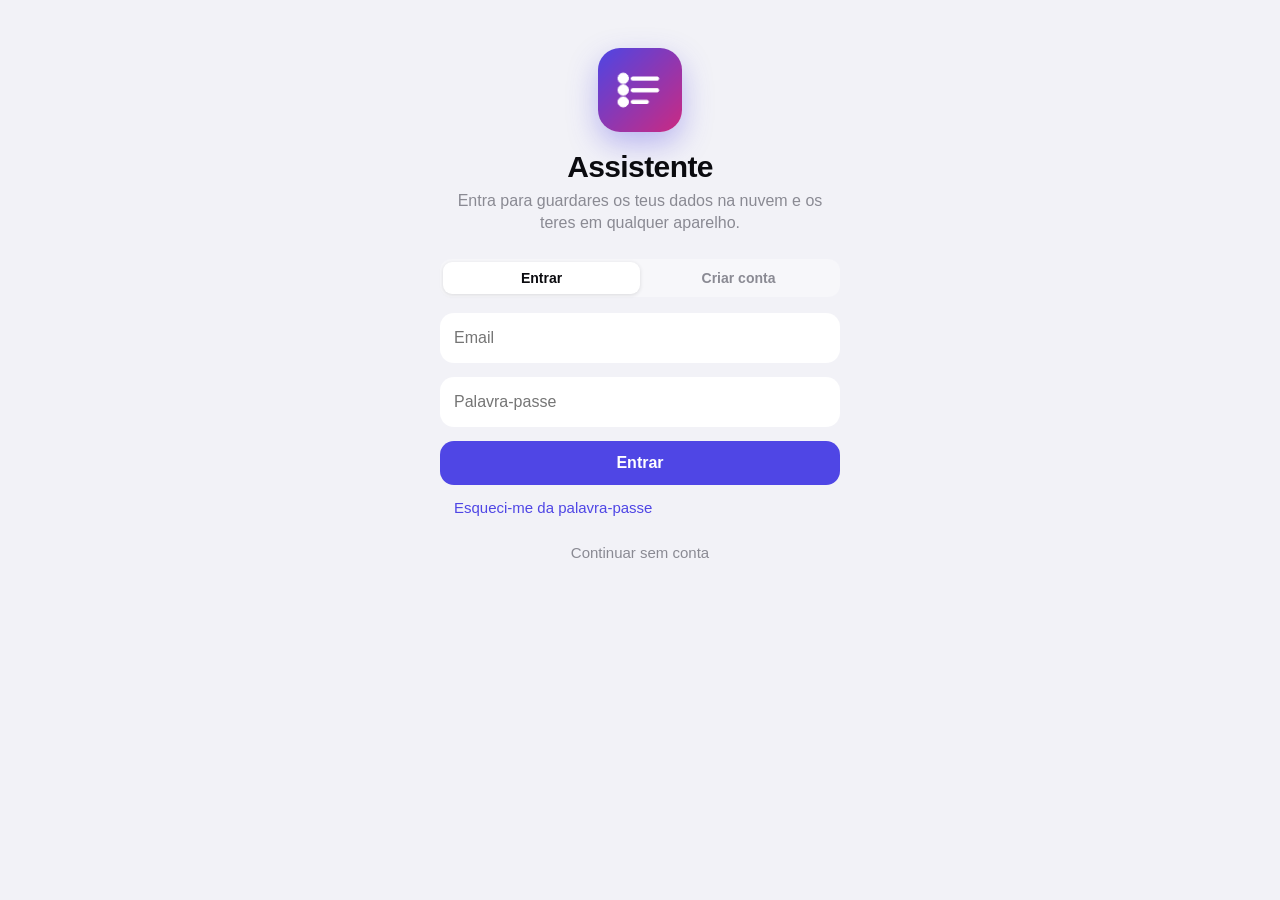
<file: index.html>
<!doctype html>
<html lang="pt">
<head>
  <meta charset="utf-8">
  <meta name="viewport" content="width=device-width, initial-scale=1, viewport-fit=cover">
  <meta name="theme-color" content="#f2f2f7" media="(prefers-color-scheme: light)">
  <meta name="theme-color" content="#000000" media="(prefers-color-scheme: dark)">
  <meta name="apple-mobile-web-app-capable" content="yes">
  <meta name="apple-mobile-web-app-status-bar-style" content="default">
  <meta name="apple-mobile-web-app-title" content="Assistente">
  <title>Assistente</title>
  <link rel="manifest" href="manifest.json">
  <link rel="apple-touch-icon" href="icons/icon-180.png">
  <link rel="stylesheet" href="style.css">
</head>
<body>
  <header class="topo">
    <h1 id="titulo">Início</h1>
  </header>

  <main id="conteudo"></main>

  <nav class="barra" id="barra"></nav>

  <!-- Folha (janela que sobe de baixo) usada para criar/editar tudo -->
  <dialog id="folha" class="folha"></dialog>

  <script src="db.js"></script>
  <script src="app.js"></script>
  <script src="financas.js"></script>
  <script src="importar.js"></script>
  <script src="leitor-extratos.js"></script>
  <script src="lembretes.js"></script>
  <script src="datas.js"></script>
  <script src="nuvem.js"></script>
  <script src="copia.js"></script>
  <script src="arranque.js"></script>
</body>
</html>
</file>
<file: style.css>
/* ===== Cores (claro / escuro automático) ===== */
:root {
  --fundo: #f2f2f7;
  --cartao: #ffffff;
  --cartao-2: #f7f7fa;
  --texto: #0b0b0f;
  --suave: #8a8a93;
  --linha: rgba(60, 60, 67, .12);
  --acento: #4f46e5;
  --acento-suave: rgba(79, 70, 229, .12);
  --positivo: #15a34a;
  --negativo: #e11d48;
  --sombra: 0 1px 2px rgba(0,0,0,.04), 0 6px 20px rgba(0,0,0,.05);
  --barra: rgba(255, 255, 255, .78);
  --raio: 20px;
  --fundo-folha: #f2f2f7;
}
@media (prefers-color-scheme: dark) {
  :root {
    --fundo: #000000;
    --cartao: #1c1c1e;
    --cartao-2: #2c2c2e;
    --texto: #f5f5f7;
    --suave: #8e8e93;
    --linha: rgba(255, 255, 255, .1);
    --acento: #7c7cff;
    --acento-suave: rgba(124, 124, 255, .16);
    --positivo: #30d158;
    --negativo: #ff4d6d;
    --sombra: none;
    --barra: rgba(22, 22, 24, .78);
    --fundo-folha: #111113;
  }
}

* { box-sizing: border-box; -webkit-tap-highlight-color: transparent; }
html, body { margin: 0; min-height: 100%; }
body {
  font-family: -apple-system, BlinkMacSystemFont, "SF Pro Text", "Segoe UI", Roboto, sans-serif;
  background: var(--fundo);
  color: var(--texto);
  -webkit-font-smoothing: antialiased;
  font-variant-numeric: tabular-nums;
}
button, input, select, textarea { font: inherit; color: inherit; }
button { cursor: pointer; }

/* ===== Topo ===== */
.topo {
  position: sticky; top: 0; z-index: 5;
  padding: calc(env(safe-area-inset-top) + 10px) 20px 10px;
  background: var(--fundo);
}
.topo h1 { margin: 0; font-size: 32px; font-weight: 800; letter-spacing: -.02em; }

main { padding: 4px 16px calc(env(safe-area-inset-bottom) + 120px); }

/* ===== Barra de navegação ===== */
.barra {
  position: fixed; left: 12px; right: 12px;
  bottom: calc(env(safe-area-inset-bottom) + 10px);
  z-index: 10;
  display: flex;
  background: var(--barra);
  -webkit-backdrop-filter: saturate(180%) blur(20px);
  backdrop-filter: saturate(180%) blur(20px);
  border: 1px solid var(--linha);
  border-radius: 26px;
  padding: 6px;
  box-shadow: 0 10px 30px rgba(0,0,0,.12);
}
.barra button {
  flex: 1; border: 0; background: none;
  color: var(--suave);
  font-size: 10.5px; font-weight: 600;
  padding: 7px 0 5px;
  border-radius: 20px;
  display: flex; flex-direction: column; align-items: center; gap: 3px;
  transition: background .2s, color .2s;
}
.barra svg { width: 24px; height: 24px; }
.barra button.ativo { color: var(--acento); background: var(--acento-suave); }

/* ===== Blocos ===== */
.cartao {
  background: var(--cartao);
  border-radius: var(--raio);
  padding: 16px;
  margin-bottom: 12px;
  box-shadow: var(--sombra);
}
.toque { transition: transform .12s ease; }
.toque:active { transform: scale(.97); }

.secao {
  display: flex; align-items: baseline; justify-content: space-between;
  margin: 22px 4px 10px;
}
.secao h2 { margin: 0; font-size: 20px; font-weight: 700; letter-spacing: -.01em; }
.secao button { border: 0; background: none; color: var(--acento); font-weight: 600; font-size: 15px; padding: 4px; }

.subtitulo { color: var(--suave); margin: 0 4px 16px; font-size: 15px; }
.suave { color: var(--suave); }
.pos { color: var(--positivo); }
.neg { color: var(--negativo); }

/* Cartão de destaque (património) */
.destaque {
  background: linear-gradient(135deg, #4f46e5 0%, #7c3aed 55%, #db2777 120%);
  color: #fff;
  border-radius: 24px;
  padding: 20px;
  margin-bottom: 12px;
  box-shadow: 0 12px 30px rgba(79, 70, 229, .35);
}
.destaque small { opacity: .8; font-size: 13px; font-weight: 500; }
.destaque .grande { font-size: 36px; font-weight: 800; letter-spacing: -.02em; margin: 2px 0 14px; }
.destaque .linha-dupla { display: flex; gap: 10px; }
.destaque .linha-dupla > div {
  flex: 1; background: rgba(255,255,255,.16); border-radius: 14px; padding: 10px 12px;
}
.destaque .linha-dupla b { display: block; font-size: 17px; margin-top: 2px; }

/* Ações rápidas */
.rapidas { display: grid; grid-template-columns: repeat(5, 1fr); gap: 8px; margin-bottom: 4px; }
.rapidas button {
  border: 0; background: var(--cartao); border-radius: 18px;
  padding: 12px 2px; box-shadow: var(--sombra); min-width: 0;
  display: flex; flex-direction: column; align-items: center; gap: 6px;
  font-size: 12px; font-weight: 600;
}
.rapidas .ic { font-size: 20px; width: 38px; height: 38px; border-radius: 14px;
  display: grid; place-items: center; background: var(--acento-suave); }

/* Listas (linhas dentro de um cartão) */
.lista { background: var(--cartao); border-radius: var(--raio); box-shadow: var(--sombra); overflow: hidden; margin-bottom: 12px; }
.linha {
  display: flex; align-items: center; gap: 12px;
  padding: 12px 16px; min-height: 60px;
  position: relative;
}
.linha + .linha::before {
  content: ""; position: absolute; top: 0; right: 0; left: 68px;
  border-top: 1px solid var(--linha);
}
.linha:active { background: var(--cartao-2); }
.icone {
  flex: none; width: 40px; height: 40px; border-radius: 12px;
  display: grid; place-items: center; font-size: 20px;
  background: var(--cartao-2);
}
.linha .meio { flex: 1; min-width: 0; }
.linha .meio b { display: block; font-weight: 600; font-size: 16px; white-space: nowrap; overflow: hidden; text-overflow: ellipsis; }
.linha .meio span { display: block; color: var(--suave); font-size: 13px; margin-top: 1px; white-space: nowrap; overflow: hidden; text-overflow: ellipsis; }
.linha .valor { font-weight: 700; font-size: 16px; text-align: right; white-space: nowrap; }
.linha .valor small { display: block; font-weight: 500; font-size: 12px; color: var(--suave); }

.dia { margin: 18px 6px 8px; font-size: 13px; font-weight: 600; color: var(--suave); text-transform: uppercase; letter-spacing: .03em; display: flex; justify-content: space-between; }

/* Notas */
.nota h3 { margin: 0 0 4px; font-size: 17px; }
.nota p { margin: 0 0 8px; color: var(--suave); font-size: 15px; line-height: 1.35;
  display: -webkit-box; -webkit-line-clamp: 3; -webkit-box-orient: vertical; overflow: hidden; white-space: pre-wrap; }
.nota small { color: var(--suave); font-size: 12px; }

.pesquisa {
  width: 100%; border: 0; border-radius: 12px;
  padding: 11px 14px 11px 38px; font-size: 16px;
  background: var(--cartao-2) url("data:image/svg+xml,%3Csvg xmlns='http://www.w3.org/2000/svg' width='18' height='18' fill='none' stroke='%238a8a93' stroke-width='2.2' stroke-linecap='round'%3E%3Ccircle cx='8' cy='8' r='6'/%3E%3Cpath d='m13 13 3.5 3.5'/%3E%3C/svg%3E") 12px center no-repeat;
  margin-bottom: 14px;
  outline: none;
}

.vazio { text-align: center; color: var(--suave); padding: 40px 24px; line-height: 1.5; }
.vazio .grande-ic { font-size: 44px; margin-bottom: 6px; }
.vazio button { margin-top: 14px; }

.em-breve { text-align: center; color: var(--suave); padding: 60px 20px; line-height: 1.5; }
.em-breve div { font-size: 52px; }

/* Segmentos (estilo iOS) */
.segmentos {
  display: flex; background: var(--cartao-2);
  border-radius: 12px; padding: 3px; margin-bottom: 16px;
}
.segmentos button {
  flex: 1; border: 0; background: none; border-radius: 9px;
  padding: 8px 4px; font-size: 14px; font-weight: 600; color: var(--suave);
  transition: background .2s, color .2s;
}
.segmentos button.ativo { background: var(--cartao); color: var(--texto); box-shadow: 0 1px 4px rgba(0,0,0,.12); }
.cartao-2 .segmentos button.ativo { background: var(--cartao); }

/* Seletor de mês */
.mes {
  display: flex; align-items: center; justify-content: space-between;
  margin: 0 0 12px;
}
.mes b { font-size: 17px; }
.mes button {
  border: 0; width: 38px; height: 38px; border-radius: 50%;
  background: var(--cartao); box-shadow: var(--sombra); font-size: 18px; color: var(--acento);
}

/* Resumo */
.tres { display: grid; grid-template-columns: repeat(3, 1fr); gap: 8px; margin-bottom: 12px; }
.tres .cartao { margin: 0; padding: 12px; }
.tres small { color: var(--suave); font-size: 12px; font-weight: 600; }
.tres b { display: block; font-size: 16px; margin-top: 4px; white-space: nowrap; }

.barra-cat { margin: 12px 0; }
.barra-cat .topo-cat { display: flex; justify-content: space-between; font-size: 15px; margin-bottom: 6px; }
.barra-cat .topo-cat span:last-child { font-weight: 700; }
.barra-cat .trilho { height: 8px; border-radius: 4px; background: var(--cartao-2); overflow: hidden; }
.barra-cat .enche { height: 100%; border-radius: 4px; background: var(--acento); }

/* Botões */
.btn {
  border: 0; border-radius: 14px; padding: 13px 18px;
  font-weight: 600; font-size: 16px;
  background: var(--acento); color: #fff;
}
.btn.claro { background: var(--acento-suave); color: var(--acento); }
.btn.perigo { background: none; color: var(--negativo); width: 100%; margin-top: 8px; }
.btn.largo { width: 100%; }

.fab {
  position: fixed; z-index: 9;
  right: 20px;
  bottom: calc(env(safe-area-inset-bottom) + 92px);
  width: 58px; height: 58px; border-radius: 20px;
  border: 0; background: var(--acento); color: #fff;
  display: grid; place-items: center;
  box-shadow: 0 10px 24px rgba(79, 70, 229, .45);
  transition: transform .12s;
}
.fab:active { transform: scale(.92); }
.fab svg { width: 28px; height: 28px; }

/* ===== Folha (bottom sheet) ===== */
/* O <dialog> é um contentor transparente do tamanho do ecrã visível;
   a caixa (.folha-caixa) encosta em baixo e nunca passa para baixo da barra de estado. */
html.folha-aberta, html.folha-aberta body { overflow: hidden; }
.folha {
  position: fixed; left: 0; right: 0; top: 0; bottom: auto;
  width: 100%; max-width: 100%; height: 100%; max-height: none;
  margin: 0; border: 0; background: transparent; color: var(--texto);
  padding: calc(env(safe-area-inset-top) + 12px) 0 0;
  overflow: hidden;
}
.folha[open] { display: flex; flex-direction: column; justify-content: flex-end; }
.folha::backdrop { background: rgba(0,0,0,.45); }
.folha-caixa {
  display: flex; flex-direction: column;
  max-height: 100%; min-height: 0;
  background: var(--fundo-folha);
  border-radius: 22px 22px 0 0;
  overflow: hidden;
  animation: subir .28s cubic-bezier(.2,.9,.3,1);
}
@keyframes subir { from { transform: translateY(100%); } to { transform: none; } }
@media (min-width: 600px) {
  .folha[open] { justify-content: center; align-items: center; padding: 24px; }
  .folha-caixa { width: 520px; max-height: 90%; border-radius: 22px; animation: none; }
}
.folha-topo {
  flex: none; position: relative;
  display: grid; grid-template-columns: 1fr auto 1fr; align-items: center;
  padding: 16px 16px 10px; background: var(--fundo-folha);
  border-bottom: 1px solid var(--linha);
}
.folha-topo::before {
  content: ""; position: absolute; top: 6px; left: 50%; transform: translateX(-50%);
  width: 36px; height: 5px; border-radius: 3px; background: var(--linha);
}
.folha-topo b { font-size: 17px; text-align: center; white-space: nowrap; }
.folha-topo button { border: 0; background: none; font-size: 16px; padding: 6px 2px; color: var(--acento); min-height: 40px; }
.folha-topo > :first-child { justify-self: start; }
.folha-topo > :last-child { justify-self: end; }
.folha-topo button.guardar { font-weight: 700; }
.folha-corpo {
  flex: 1 1 auto; min-height: 0;
  overflow-y: auto; -webkit-overflow-scrolling: touch;
  overscroll-behavior: contain;
  padding: 12px 16px 24px;
}
.folha-corpo:last-child { padding-bottom: calc(env(safe-area-inset-bottom) + 24px); }
.folha-rodape {
  flex: none;
  padding: 10px 16px calc(env(safe-area-inset-bottom) + 10px);
  background: var(--fundo-folha);
  border-top: 1px solid var(--linha);
}
.folha .folha-rodape .btn { margin: 0; }

.campo { margin-bottom: 14px; }
.campo label { display: block; font-size: 13px; font-weight: 600; color: var(--suave); margin: 0 4px 6px; text-transform: uppercase; letter-spacing: .03em; }
.campo input, .campo select, .campo textarea {
  width: 100%; border: 0; border-radius: 14px;
  background: var(--cartao); padding: 13px 14px;
  font-size: 16px; outline: none;
  -webkit-appearance: none; appearance: none;
}
.campo select {
  background-image: url("data:image/svg+xml,%3Csvg xmlns='http://www.w3.org/2000/svg' width='12' height='8' fill='none' stroke='%238a8a93' stroke-width='2' stroke-linecap='round'%3E%3Cpath d='m1 1 5 5 5-5'/%3E%3C/svg%3E");
  background-repeat: no-repeat; background-position: right 14px center;
}
.campo textarea { min-height: min(220px, 30vh); min-height: min(220px, 30dvh); resize: none; line-height: 1.45; }
.campo input:focus, .campo select:focus, .campo textarea:focus { box-shadow: 0 0 0 2px var(--acento); }
.campo .ajuda { font-size: 13px; color: var(--suave); margin: 6px 4px 0; }
.dois { display: grid; grid-template-columns: minmax(0,1fr) minmax(0,1fr); gap: 10px; }
.campo input[type=date] { min-width: 0; display: block; }
.campo input, .campo select { min-height: 50px; }
.campo input[type=date]::-webkit-date-and-time-value { text-align: left; }

.valor-grande {
  text-align: center; font-size: 44px !important; font-weight: 800;
  background: none !important; padding: 8px 0 !important; letter-spacing: -.02em;
}
.valor-grande:focus { box-shadow: none !important; }

.chips { display: flex; flex-wrap: wrap; gap: 8px; }
.chips button {
  border: 0; border-radius: 999px; padding: 9px 13px;
  background: var(--cartao); font-size: 14px; font-weight: 500;
}
.chips button.ativo { background: var(--acento); color: #fff; }

.erro { color: var(--negativo); font-size: 14px; margin: 0 4px 12px; min-height: 1em; }

.cores { display: flex; gap: 10px; flex-wrap: wrap; }
.cores button { width: 34px; height: 34px; border-radius: 50%; border: 3px solid transparent; }
.cores button.ativo { border-color: var(--texto); }

/* ===== Conta / login ===== */
.topo { display: flex; align-items: center; justify-content: space-between; gap: 12px; }
.conta-btn {
  flex: none; width: 38px; height: 38px; border-radius: 50%; border: 0;
  background: var(--acento-suave); color: var(--acento);
  font-weight: 700; font-size: 16px; position: relative;
}
.conta-btn::after {
  content: ""; position: absolute; right: 0; bottom: 0;
  width: 11px; height: 11px; border-radius: 50%;
  border: 2px solid var(--fundo); background: var(--positivo);
}
.conta-btn[data-estado="sem-conta"]::after { display: none; }
.conta-btn[data-estado="a sincronizar"]::after { background: #f59e0b; }
.conta-btn[data-estado="offline"]::after { background: var(--suave); }
.conta-btn[data-estado="erro"]::after { background: var(--negativo); }

body.com-login { overflow: hidden; }
.login {
  position: fixed; inset: 0; z-index: 50; overflow-y: auto;
  background: var(--fundo);
  padding: calc(env(safe-area-inset-top) + 48px) 24px calc(env(safe-area-inset-bottom) + 24px);
  display: flex; flex-direction: column; align-items: center; text-align: center;
}
.login > * { width: 100%; max-width: 400px; }
.login-icone { width: 84px !important; height: 84px; border-radius: 22px; box-shadow: 0 12px 30px rgba(79,70,229,.35); }
.login h1 { font-size: 30px; margin: 18px 0 6px; letter-spacing: -.02em; }
.login p { margin: 0 0 24px; line-height: 1.4; }
.login form { text-align: left; }
.login .info { color: var(--positivo); font-size: 14px; margin: 0 4px 12px; line-height: 1.4; }
.login .info:empty, .login .erro:empty { display: none; }
.link { border: 0; background: none; color: var(--acento); font-size: 15px; padding: 14px; font-weight: 500; }
.link.suave { color: var(--suave); }
.folha .btn.largo { margin-bottom: 10px; }

/* ===== Avisos ===== */
.aviso {
  background: var(--cartao); border-radius: var(--raio); box-shadow: var(--sombra);
  padding: 14px 16px; margin-bottom: 12px;
  border-left: 4px solid #f59e0b;
}
.aviso-topo { display: flex; gap: 8px; align-items: center; font-size: 16px; }
.aviso p { margin: 6px 0 12px; color: var(--suave); font-size: 14px; line-height: 1.4; }
.aviso-botoes { display: flex; gap: 8px; }
.aviso-botoes .btn { flex: 1; padding: 10px 12px; font-size: 15px; }
.linha .meio span.alerta { color: #d97706; font-weight: 600; }

.aviso.dica { border-left-color: var(--acento); }

/* Subscrições */
.segmentos.quatro button { font-size: 13px; padding: 8px 2px; }
.linha.pausa { opacity: .5; }
/* Textos de ajuda fora de um campo (previsões, avisos curtos) */
.ajuda { font-size: 13px; color: var(--suave); margin: -4px 4px 14px; line-height: 1.4; }
.campo .ajuda { margin: 6px 4px 0; }

/* Lembretes */
.linha.lembrete { align-items: flex-start; }
.linha.lembrete + .linha.lembrete::before { left: 56px; }
.visto {
  flex: none; width: 26px; height: 26px; margin: 2px 2px 0 0; padding: 0;
  border-radius: 50%; border: 2px solid var(--suave); background: none;
  position: relative; transition: background .15s, border-color .15s;
}
.visto.feito { background: var(--acento); border-color: var(--acento); }
.visto.feito::after {
  content: ""; position: absolute; left: 7px; top: 3px; width: 6px; height: 11px;
  border: solid #fff; border-width: 0 2.5px 2.5px 0; transform: rotate(45deg);
}
.linha.lembrete .meio b { white-space: normal; font-weight: 500; }
.linha.lembrete .meio span { white-space: normal; display: -webkit-box; -webkit-line-clamp: 2; -webkit-box-orient: vertical; }
.linha.lembrete.concluido .meio b { color: var(--suave); }
.linha .meio b .prioridade { display: inline; margin: 0; color: var(--acento); font-weight: 800; font-size: inherit; }
.linha .meio span.atrasado { color: var(--negativo); }
.dia.atrasado { color: var(--negativo); }
.campo textarea.curta { min-height: 72px; }

/* Datas */
.linha .valor.data-dia { font-size: 20px; line-height: 1.05; text-align: center; min-width: 40px; }
.linha .valor.data-dia small { text-transform: uppercase; font-size: 11px; font-weight: 600; }
.passos { background: var(--cartao); border-radius: var(--raio); padding: 6px 16px; margin-bottom: 12px; }
.passo { display: flex; gap: 12px; padding: 10px 0; font-size: 15px; line-height: 1.4; }
.passo + .passo { border-top: 1px solid var(--linha); }
.passo > span {
  flex: none; width: 26px; height: 26px; border-radius: 50%;
  display: grid; place-items: center; font-size: 13px; font-weight: 700;
  background: var(--acento-suave); color: var(--acento);
}

/* Importar extratos */
.importar-abrir { margin-bottom: 12px; }
.importar-botoes { margin-bottom: 14px; }
.importar-botoes .btn { padding: 13px 8px; font-size: 15px; }
.importar-ficheiros .tirar { border: 0; background: none; color: var(--suave); font-size: 18px; padding: 8px; }
.importar-estado { margin: 0 4px 14px; font-weight: 600; color: var(--acento); min-height: 0; }
.importar-resumo { margin-bottom: 14px; }
.importar-resumo b { font-size: 17px; }
.importar-resumo p { margin: 6px 0 0; color: var(--suave); font-size: 14px; line-height: 1.4; }
.importar-resumo .nota-importar { color: var(--texto); }
.linha.importar-item { cursor: pointer; }
.linha.importar-item .visto { margin: 0; }
.linha.importar-item + .linha::before, .importar-editor + .linha::before { left: 54px; }
.linha.importar-item.desmarcado .meio, .linha.importar-item.desmarcado .valor { opacity: .45; }
.linha.importar-item .meio span.alerta { white-space: normal; }
.importar-editor { padding: 6px 16px 14px; background: var(--cartao-2); }
.importar-editor .campo input, .importar-editor .campo select { background: var(--cartao); }

/* Importar: texto lido do print/PDF */
.detalhe-texto { margin: 16px 4px; }
.detalhe-texto summary { color: var(--acento); font-weight: 600; font-size: 15px; padding: 8px 0; cursor: pointer; }
.texto-lido { white-space: pre-wrap; word-break: break-word; font-size: 12px; line-height: 1.4; background: var(--cartao); border-radius: 12px; padding: 12px; max-height: 300px; overflow: auto; margin: 6px 0; }
</file>
